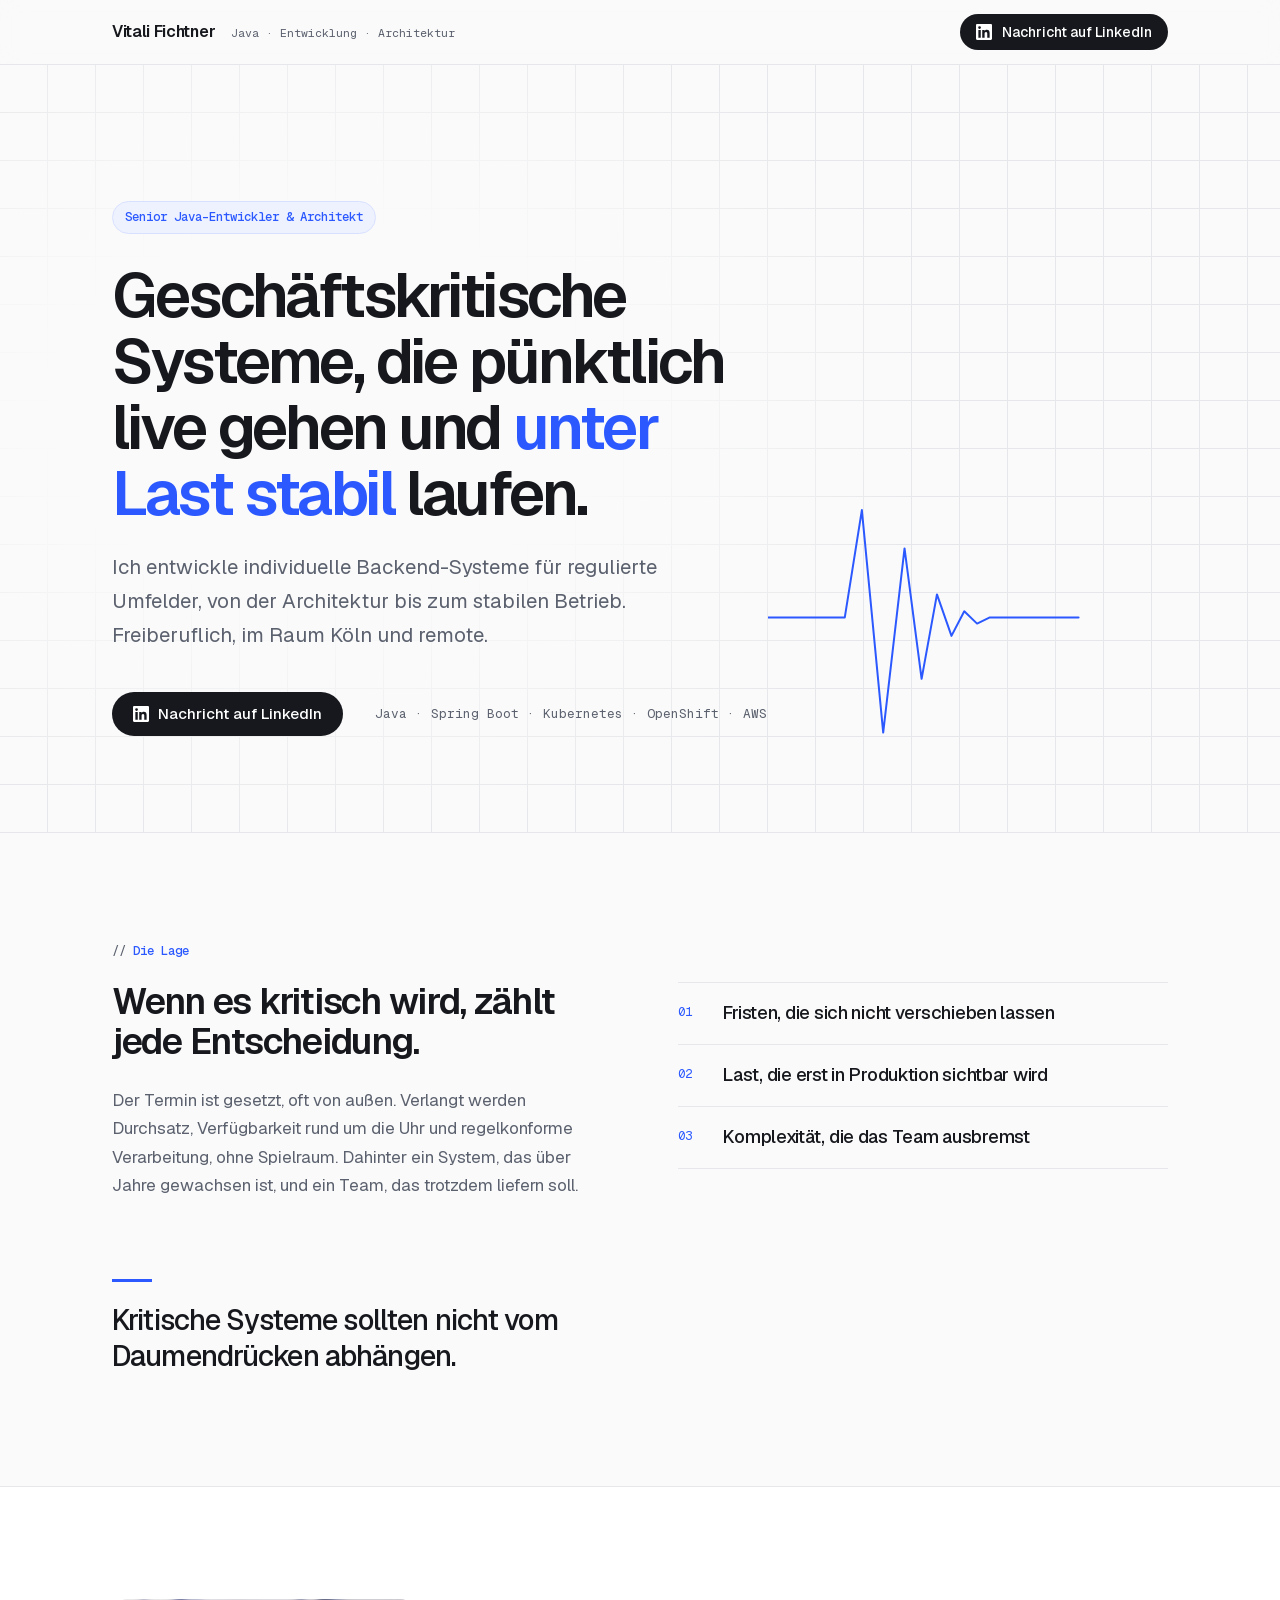
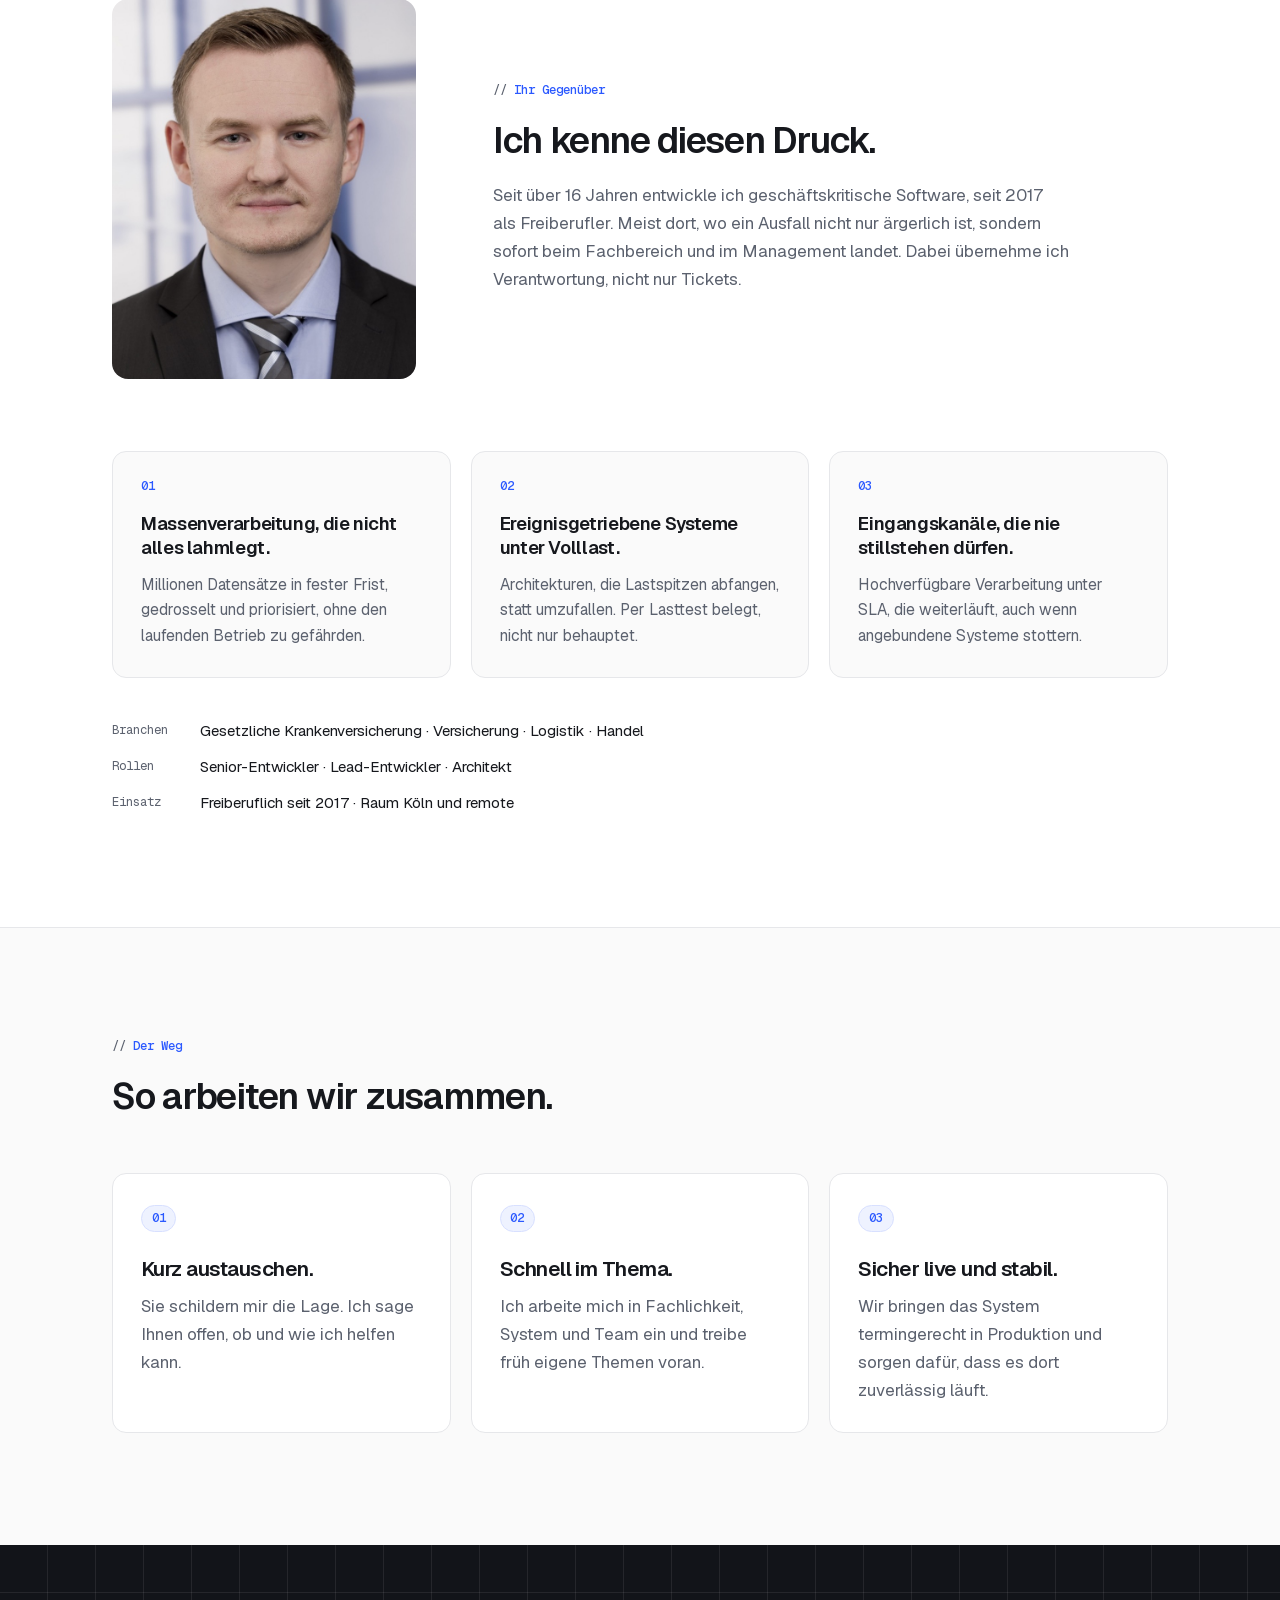
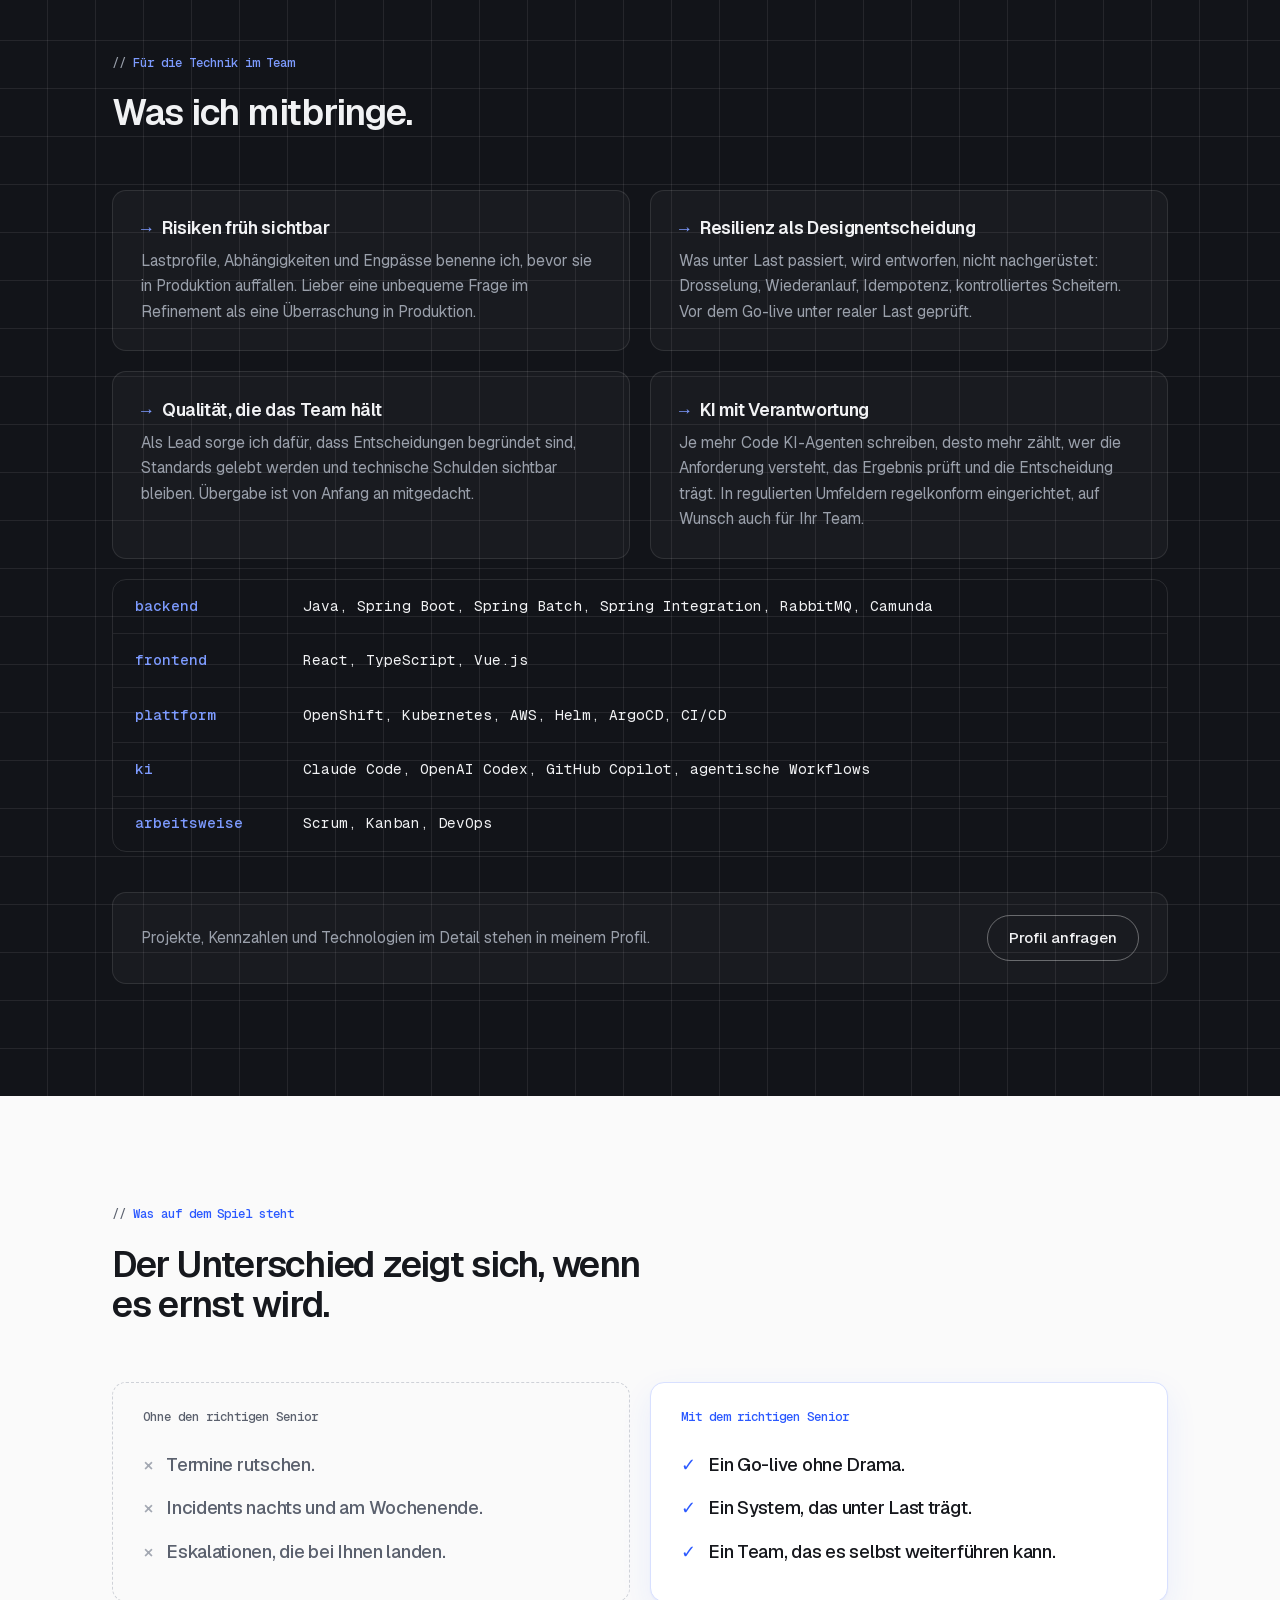
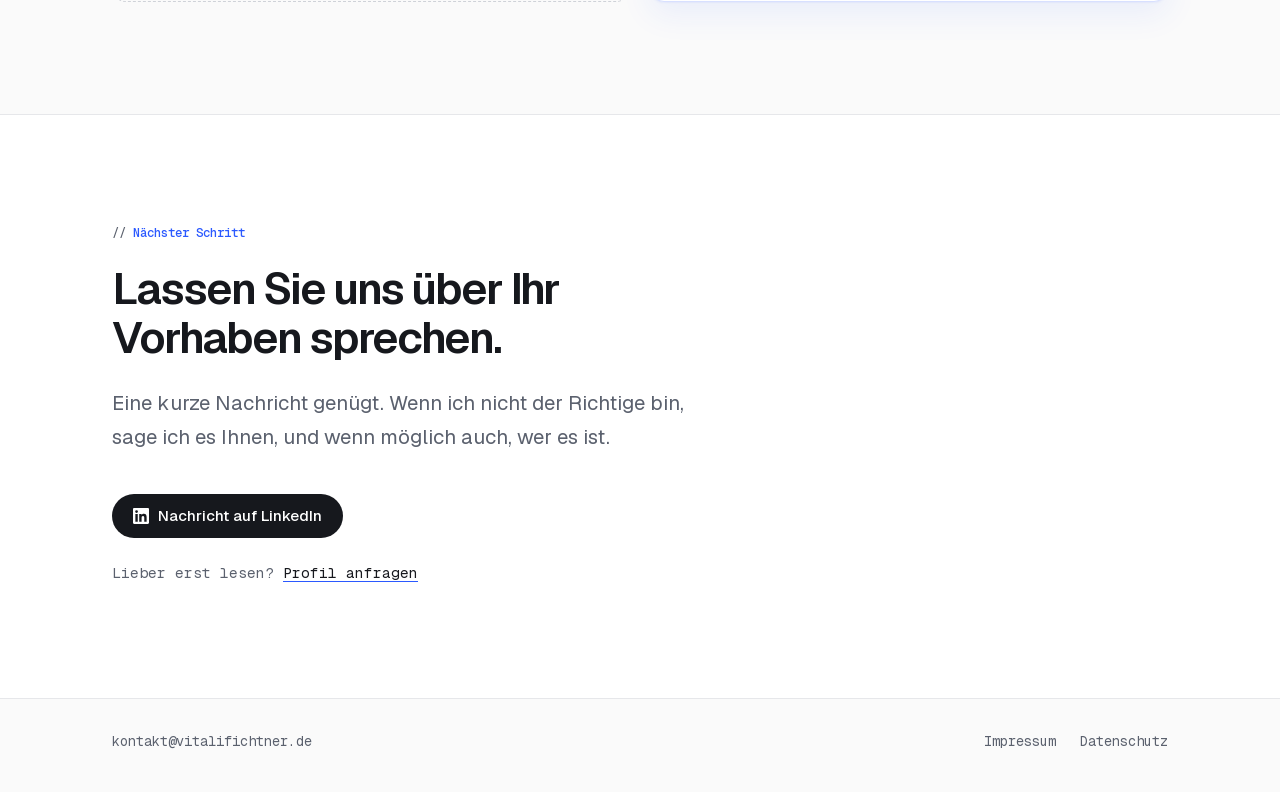
<file: index.html>
<!doctype html>
<html lang="de">
<head>
<meta charset="utf-8">
<meta name="viewport" content="width=device-width, initial-scale=1">
<title>Vitali Fichtner · Senior Java-Entwickler und Architekt</title>
<meta name="description" content="Geschäftskritische Systeme, die pünktlich live gehen und unter Last stabil laufen. Senior Java-Entwickler und Architekt für Backend-Systeme in regulierten Umfeldern, freiberuflich im Raum Köln und remote.">
<meta property="og:type" content="website">
<meta property="og:title" content="Vitali Fichtner · Senior Java-Entwickler und Architekt">
<meta property="og:description" content="Geschäftskritische Systeme, die pünktlich live gehen und unter Last stabil laufen.">
<meta property="og:url" content="https://vitalifichtner.de/">
<meta property="og:locale" content="de_DE">
<meta property="og:image" content="https://vitalifichtner.de/assets/og.png">
<meta property="og:image:width" content="1200">
<meta property="og:image:height" content="630">
<meta property="og:image:alt" content="Vitali Fichtner: Geschäftskritische Systeme, die pünktlich live gehen und unter Last stabil laufen.">
<meta name="twitter:card" content="summary_large_image">
<meta name="theme-color" content="#fafafa">
<link rel="canonical" href="https://vitalifichtner.de/">
<link rel="icon" href="assets/favicon.svg" type="image/svg+xml">
<link rel="preload" href="assets/fonts/geist.woff2" as="font" type="font/woff2" crossorigin>
<link rel="stylesheet" href="assets/styles.css">
</head>
<body>

<header class="top">
  <div class="wrap">
    <a class="brand" href="#"><span class="name">Vitali Fichtner</span><span class="role">Java · Entwicklung · Architektur</span>
    </a>
    <a class="btn small" href="https://www.linkedin.com/in/vitalifichtner" target="_blank" rel="noopener" aria-label="Nachricht auf LinkedIn">
      <svg viewBox="0 0 24 24" fill="currentColor" aria-hidden="true"><path d="M20.45 20.45h-3.56v-5.57c0-1.33-.02-3.04-1.85-3.04-1.85 0-2.14 1.45-2.14 2.94v5.67H9.35V9h3.41v1.56h.05c.48-.9 1.64-1.85 3.37-1.85 3.6 0 4.27 2.37 4.27 5.46v6.28zM5.34 7.43a2.06 2.06 0 1 1 0-4.13 2.06 2.06 0 0 1 0 4.13zM7.12 20.45H3.56V9h3.56v11.45zM22.22 0H1.77C.79 0 0 .77 0 1.73v20.54C0 23.23.79 24 1.77 24h20.45c.98 0 1.78-.77 1.78-1.73V1.73C24 .77 23.2 0 22.22 0z"/></svg>
      <span class="txt">Nachricht auf LinkedIn</span>
    </a>
  </div>
</header>

<main>

<section class="hero">
  <svg class="signal" viewBox="0 0 600 200" preserveAspectRatio="none" aria-hidden="true"><path pathLength="1" d="M0 100 H90 L110 30 L135 175 L160 55 L180 140 L198 85 L215 112 L230 96 L245 104 L260 100 H600" fill="none" stroke="currentColor" stroke-width="2" vector-effect="non-scaling-stroke" stroke-linecap="round" stroke-linejoin="round"/></svg>
  <div class="wrap">
    <p class="eyebrow rise">Senior Java-Entwickler &amp; Architekt</p>
    <h1 class="rise d1">Geschäftskritische Systeme, die pünktlich live gehen und <em>unter Last stabil</em> laufen.</h1>
    <p class="lead rise d2">Ich entwickle individuelle Backend-Systeme für regulierte Umfelder, von der Architektur bis zum stabilen Betrieb. Freiberuflich, im Raum Köln und remote.</p>
    <div class="actions rise d3">
      <a class="btn" href="https://www.linkedin.com/in/vitalifichtner" target="_blank" rel="noopener">
        <svg viewBox="0 0 24 24" fill="currentColor" aria-hidden="true"><path d="M20.45 20.45h-3.56v-5.57c0-1.33-.02-3.04-1.85-3.04-1.85 0-2.14 1.45-2.14 2.94v5.67H9.35V9h3.41v1.56h.05c.48-.9 1.64-1.85 3.37-1.85 3.6 0 4.27 2.37 4.27 5.46v6.28zM5.34 7.43a2.06 2.06 0 1 1 0-4.13 2.06 2.06 0 0 1 0 4.13zM7.12 20.45H3.56V9h3.56v11.45zM22.22 0H1.77C.79 0 0 .77 0 1.73v20.54C0 23.23.79 24 1.77 24h20.45c.98 0 1.78-.77 1.78-1.73V1.73C24 .77 23.2 0 22.22 0z"/></svg>
        Nachricht auf LinkedIn
      </a>
      <span class="stack-line">Java · Spring Boot · Kubernetes · OpenShift · AWS</span>
    </div>
  </div>
</section>

<section class="problem">
  <div class="wrap">
    <p class="label">Die Lage</p>
    <div class="grid">
      <div>
        <h2>Wenn es kritisch wird, zählt jede Entscheidung.</h2>
        <p>Der Termin ist gesetzt, oft von außen. Verlangt werden Durchsatz, Verfügbarkeit rund um die Uhr und regelkonforme Verarbeitung, ohne Spielraum. Dahinter ein System, das über Jahre gewachsen ist, und ein Team, das trotzdem liefern soll.</p>
      </div>
      <ol class="pains">
        <li>Fristen, die sich nicht verschieben lassen</li>
        <li>Last, die erst in Produktion sichtbar wird</li>
        <li>Komplexität, die das Team ausbremst</li>
      </ol>
    </div>
    <p class="thesis">Kritische Systeme sollten nicht vom Daumendrücken abhängen.</p>
  </div>
</section>

<section class="guide">
  <div class="wrap">
    <div class="intro">
      <img class="portrait" src="assets/portrait.jpg" width="800" height="1000" alt="Porträt Vitali Fichtner" loading="lazy">
      <div>
        <p class="label">Ihr Gegenüber</p>
        <h2>Ich kenne diesen Druck.</h2>
        <p>Seit über 16 Jahren entwickle ich geschäftskritische Software, seit 2017 als Freiberufler. Meist dort, wo ein Ausfall nicht nur ärgerlich ist, sondern sofort beim Fachbereich und im Management landet. Dabei übernehme ich Verantwortung, nicht nur Tickets.</p>
      </div>
    </div>

    <div class="patterns">
      <article>
        <span class="k">01</span>
        <h3>Massenverarbeitung, die nicht alles lahmlegt.</h3>
        <p>Millionen Datensätze in fester Frist, gedrosselt und priorisiert, ohne den laufenden Betrieb zu gefährden.</p>
      </article>
      <article>
        <span class="k">02</span>
        <h3>Ereignisgetriebene Systeme unter Volllast.</h3>
        <p>Architekturen, die Lastspitzen abfangen, statt umzufallen. Per Lasttest belegt, nicht nur behauptet.</p>
      </article>
      <article>
        <span class="k">03</span>
        <h3>Eingangskanäle, die nie stillstehen dürfen.</h3>
        <p>Hochverfügbare Verarbeitung unter SLA, die weiterläuft, auch wenn angebundene Systeme stottern.</p>
      </article>
    </div>

    <dl class="facts">
      <dt>Branchen</dt><dd>Gesetzliche Krankenversicherung · Versicherung · Logistik · Handel</dd>
      <dt>Rollen</dt><dd>Senior-Entwickler · Lead-Entwickler · Architekt</dd>
      <dt>Einsatz</dt><dd>Freiberuflich seit 2017 · Raum Köln und remote</dd>
    </dl>
  </div>
</section>

<section class="plan">
  <div class="wrap">
    <p class="label">Der Weg</p>
    <h2>So arbeiten wir zusammen.</h2>
    <ol class="steps">
      <li>
        <h3>Kurz austauschen.</h3>
        <p>Sie schildern mir die Lage. Ich sage Ihnen offen, ob und wie ich helfen kann.</p>
      </li>
      <li>
        <h3>Schnell im Thema.</h3>
        <p>Ich arbeite mich in Fachlichkeit, System und Team ein und treibe früh eigene Themen voran.</p>
      </li>
      <li>
        <h3>Sicher live und stabil.</h3>
        <p>Wir bringen das System termingerecht in Produktion und sorgen dafür, dass es dort zuverlässig läuft.</p>
      </li>
    </ol>
  </div>
</section>

<section class="tech">
  <div class="wrap">
    <p class="label">Für die Technik im Team</p>
    <h2>Was ich mitbringe.</h2>

    <div class="capabilities">
      <div>
        <h3>Risiken früh sichtbar</h3>
        <p>Lastprofile, Abhängigkeiten und Engpässe benenne ich, bevor sie in Produktion auffallen. Lieber eine unbequeme Frage im Refinement als eine Überraschung in Produktion.</p>
      </div>
      <div>
        <h3>Resilienz als Designentscheidung</h3>
        <p>Was unter Last passiert, wird entworfen, nicht nachgerüstet: Drosselung, Wiederanlauf, Idempotenz, kontrolliertes Scheitern. Vor dem Go-live unter realer Last geprüft.</p>
      </div>
      <div>
        <h3>Qualität, die das Team hält</h3>
        <p>Als Lead sorge ich dafür, dass Entscheidungen begründet sind, Standards gelebt werden und technische Schulden sichtbar bleiben. Übergabe ist von Anfang an mitgedacht.</p>
      </div>
      <div>
        <h3>KI mit Verantwortung</h3>
        <p>Je mehr Code KI-Agenten schreiben, desto mehr zählt, wer die Anforderung versteht, das Ergebnis prüft und die Entscheidung trägt. In regulierten Umfeldern regelkonform eingerichtet, auf Wunsch auch für Ihr Team.</p>
      </div>
    </div>

    <dl class="stack">
      <div><dt>backend</dt><dd>Java, Spring Boot, Spring Batch, Spring Integration, RabbitMQ, Camunda</dd></div>
      <div><dt>frontend</dt><dd>React, TypeScript, Vue.js</dd></div>
      <div><dt>plattform</dt><dd>OpenShift, Kubernetes, AWS, Helm, ArgoCD, CI/CD</dd></div>
      <div><dt>ki</dt><dd>Claude Code, OpenAI Codex, GitHub Copilot, agentische Workflows</dd></div>
      <div><dt>arbeitsweise</dt><dd>Scrum, Kanban, DevOps</dd></div>
    </dl>

    <div class="profile">
      <p>Projekte, Kennzahlen und Technologien im Detail stehen in meinem Profil.</p>
      <a class="btn ghost" href="mailto:kontakt@vitalifichtner.de?subject=Profil%20anfragen">Profil anfragen</a>
    </div>
  </div>
</section>

<section class="stakes">
  <div class="wrap">
    <p class="label">Was auf dem Spiel steht</p>
    <h2>Der Unterschied zeigt sich, wenn es ernst wird.</h2>
    <div class="cols">
      <div class="col without">
        <h3>Ohne den richtigen Senior</h3>
        <ul>
          <li>Termine rutschen.</li>
          <li>Incidents nachts und am Wochenende.</li>
          <li>Eskalationen, die bei Ihnen landen.</li>
        </ul>
      </div>
      <div class="col with">
        <h3>Mit dem richtigen Senior</h3>
        <ul>
          <li>Ein Go-live ohne Drama.</li>
          <li>Ein System, das unter Last trägt.</li>
          <li>Ein Team, das es selbst weiterführen kann.</li>
        </ul>
      </div>
    </div>
  </div>
</section>

<section class="closing">
  <div class="wrap">
    <p class="label">Nächster Schritt</p>
    <h2>Lassen Sie uns über Ihr Vorhaben sprechen.</h2>
    <p class="lead">Eine kurze Nachricht genügt. Wenn ich nicht der Richtige bin, sage ich es Ihnen, und wenn möglich auch, wer es ist.</p>
    <a class="btn" href="https://www.linkedin.com/in/vitalifichtner" target="_blank" rel="noopener">
      <svg viewBox="0 0 24 24" fill="currentColor" aria-hidden="true"><path d="M20.45 20.45h-3.56v-5.57c0-1.33-.02-3.04-1.85-3.04-1.85 0-2.14 1.45-2.14 2.94v5.67H9.35V9h3.41v1.56h.05c.48-.9 1.64-1.85 3.37-1.85 3.6 0 4.27 2.37 4.27 5.46v6.28zM5.34 7.43a2.06 2.06 0 1 1 0-4.13 2.06 2.06 0 0 1 0 4.13zM7.12 20.45H3.56V9h3.56v11.45zM22.22 0H1.77C.79 0 0 .77 0 1.73v20.54C0 23.23.79 24 1.77 24h20.45c.98 0 1.78-.77 1.78-1.73V1.73C24 .77 23.2 0 22.22 0z"/></svg>
      Nachricht auf LinkedIn
    </a>
    <p class="alt">Lieber erst lesen? <a href="mailto:kontakt@vitalifichtner.de?subject=Profil%20anfragen">Profil anfragen</a></p>
  </div>
</section>

</main>

<footer>
  <div class="wrap">
    <a href="mailto:kontakt@vitalifichtner.de">kontakt@vitalifichtner.de</a>
    <nav><a href="impressum.html">Impressum</a><a href="datenschutz.html">Datenschutz</a></nav>
  </div>
</footer>

</body>
</html>
</file>
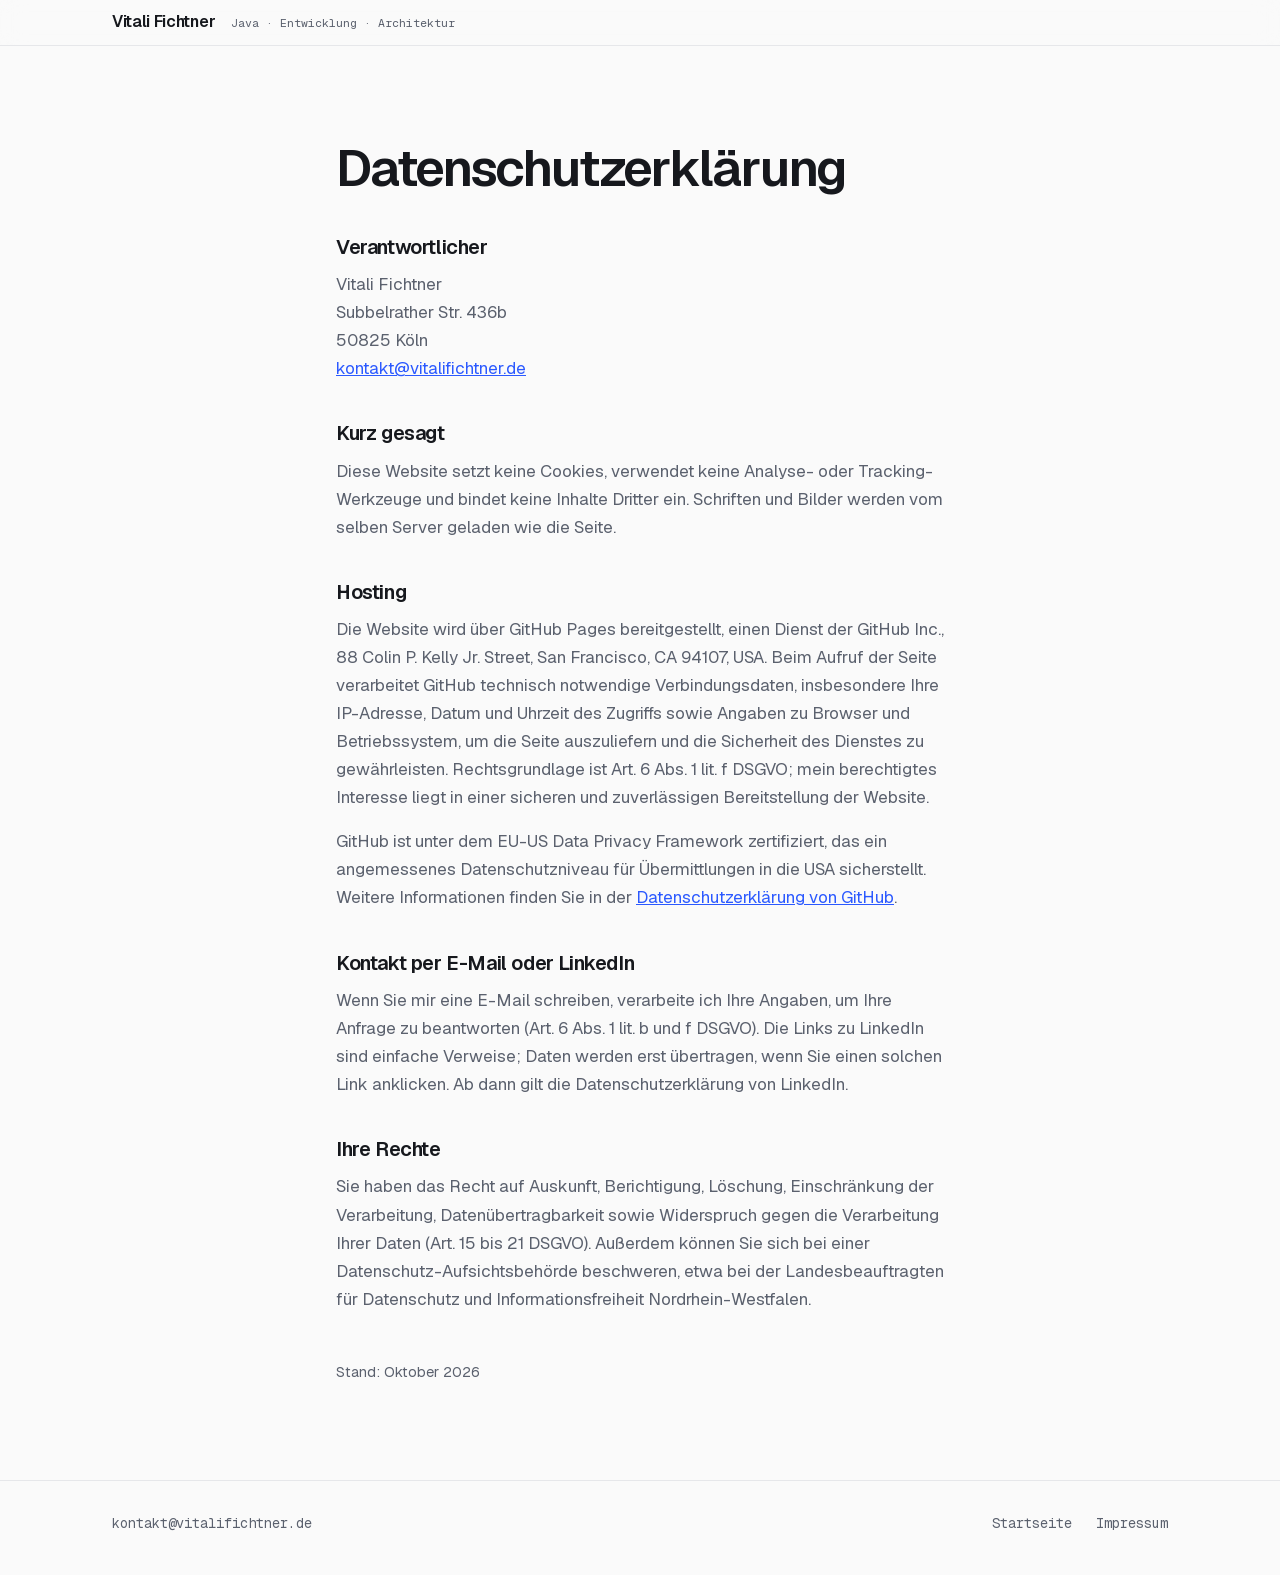
<file: datenschutz.html>
<!doctype html>
<html lang="de">
<head>
<meta charset="utf-8">
<meta name="viewport" content="width=device-width, initial-scale=1">
<title>Datenschutz · Vitali Fichtner</title>
<meta name="robots" content="noindex">
<link rel="icon" href="assets/favicon.svg" type="image/svg+xml">
<link rel="stylesheet" href="assets/styles.css">
</head>
<body>
<header class="top">
  <div class="wrap">
    <a class="brand" href="./"><span class="name">Vitali Fichtner</span><span class="role">Java · Entwicklung · Architektur</span></a>
  </div>
</header>
<main class="legal">
  <div class="wrap">
    <h1>Datenschutz­erklärung</h1>

    <h2>Verantwortlicher</h2>
    <address>
      Vitali Fichtner<br>
      Subbelrather Str. 436b<br>
      50825 Köln<br>
      <a href="mailto:kontakt@vitalifichtner.de">kontakt@vitalifichtner.de</a>
    </address>

    <h2>Kurz gesagt</h2>
    <p>Diese Website setzt keine Cookies, verwendet keine Analyse- oder Tracking-Werkzeuge und bindet keine Inhalte Dritter ein. Schriften und Bilder werden vom selben Server geladen wie die Seite.</p>

    <h2>Hosting</h2>
    <p>Die Website wird über GitHub Pages bereitgestellt, einen Dienst der GitHub Inc., 88 Colin P. Kelly Jr. Street, San Francisco, CA 94107, USA. Beim Aufruf der Seite verarbeitet GitHub technisch notwendige Verbindungsdaten, insbesondere Ihre IP-Adresse, Datum und Uhrzeit des Zugriffs sowie Angaben zu Browser und Betriebssystem, um die Seite auszuliefern und die Sicherheit des Dienstes zu gewährleisten. Rechtsgrundlage ist Art. 6 Abs. 1 lit. f DSGVO; mein berechtigtes Interesse liegt in einer sicheren und zuverlässigen Bereitstellung der Website.</p>
    <p>GitHub ist unter dem EU-US Data Privacy Framework zertifiziert, das ein angemessenes Datenschutzniveau für Übermittlungen in die USA sicherstellt. Weitere Informationen finden Sie in der <a href="https://docs.github.com/de/site-policy/privacy-policies/github-general-privacy-statement" rel="noopener">Datenschutzerklärung von GitHub</a>.</p>

    <h2>Kontakt per E-Mail oder LinkedIn</h2>
    <p>Wenn Sie mir eine E-Mail schreiben, verarbeite ich Ihre Angaben, um Ihre Anfrage zu beantworten (Art. 6 Abs. 1 lit. b und f DSGVO). Die Links zu LinkedIn sind einfache Verweise; Daten werden erst übertragen, wenn Sie einen solchen Link anklicken. Ab dann gilt die Datenschutzerklärung von LinkedIn.</p>

    <h2>Ihre Rechte</h2>
    <p>Sie haben das Recht auf Auskunft, Berichtigung, Löschung, Einschränkung der Verarbeitung, Datenübertragbarkeit sowie Widerspruch gegen die Verarbeitung Ihrer Daten (Art. 15 bis 21 DSGVO). Außerdem können Sie sich bei einer Datenschutz-Aufsichtsbehörde beschweren, etwa bei der Landesbeauftragten für Datenschutz und Informationsfreiheit Nordrhein-Westfalen.</p>

    <p style="margin-top:3rem;font-size:.9rem">Stand: Oktober 2026</p>
  </div>
</main>
<footer>
  <div class="wrap">
    <a href="mailto:kontakt@vitalifichtner.de">kontakt@vitalifichtner.de</a>
    <nav><a href="./">Startseite</a><a href="impressum.html">Impressum</a></nav>
  </div>
</footer>
</body>
</html>
</file>
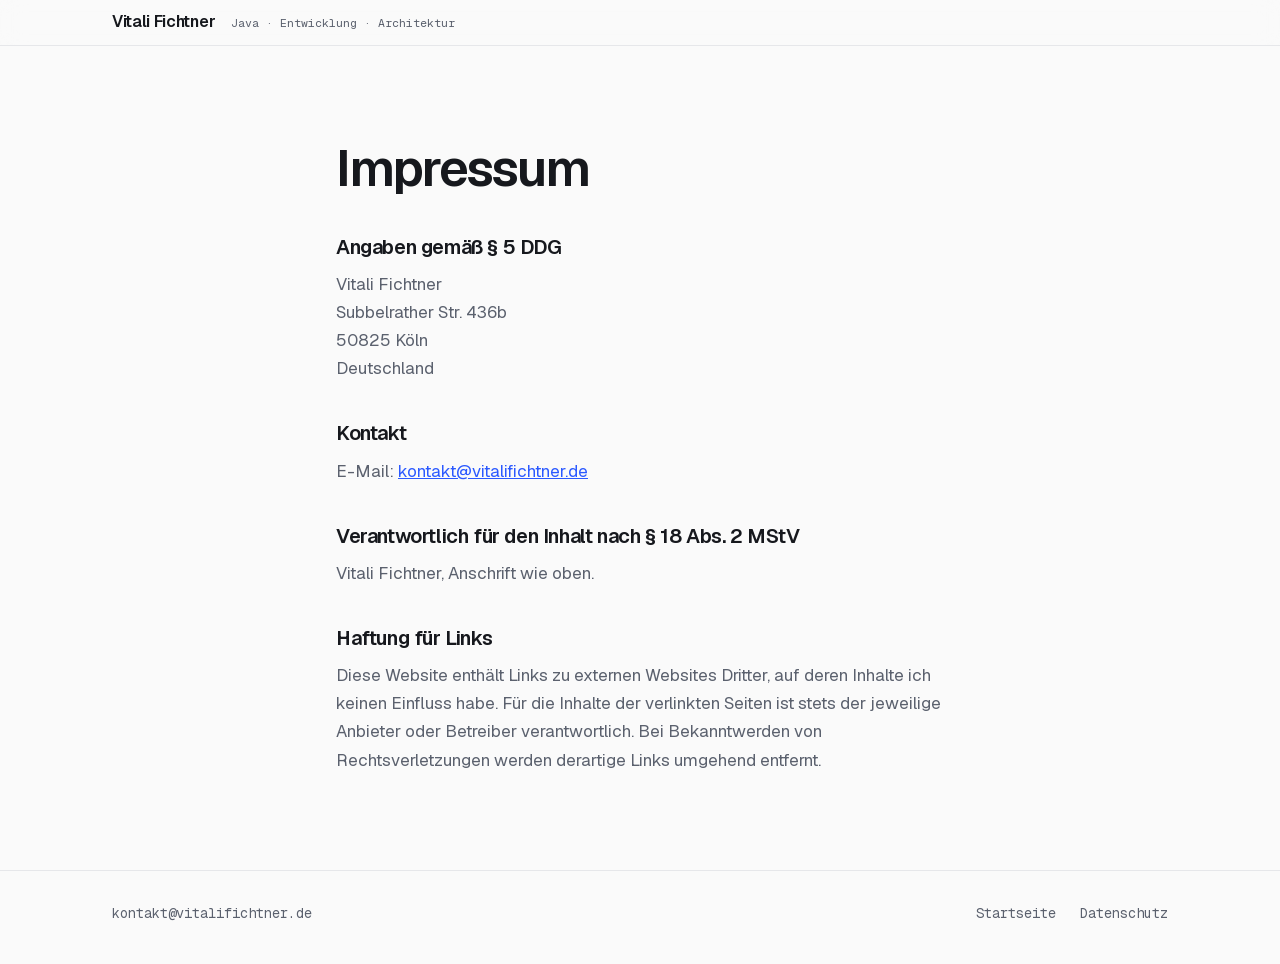
<file: impressum.html>
<!doctype html>
<html lang="de">
<head>
<meta charset="utf-8">
<meta name="viewport" content="width=device-width, initial-scale=1">
<title>Impressum · Vitali Fichtner</title>
<meta name="robots" content="noindex">
<link rel="icon" href="assets/favicon.svg" type="image/svg+xml">
<link rel="stylesheet" href="assets/styles.css">
</head>
<body>
<header class="top">
  <div class="wrap">
    <a class="brand" href="./"><span class="name">Vitali Fichtner</span><span class="role">Java · Entwicklung · Architektur</span></a>
  </div>
</header>
<main class="legal">
  <div class="wrap">
    <h1>Impressum</h1>

    <h2>Angaben gemäß § 5 DDG</h2>
    <address>
      Vitali Fichtner<br>
      Subbelrather Str. 436b<br>
      50825 Köln<br>
      Deutschland
    </address>

    <h2>Kontakt</h2>
    <p>E-Mail: <a href="mailto:kontakt@vitalifichtner.de">kontakt@vitalifichtner.de</a></p>

    <h2>Verantwortlich für den Inhalt nach § 18 Abs. 2 MStV</h2>
    <p>Vitali Fichtner, Anschrift wie oben.</p>

    <h2>Haftung für Links</h2>
    <p>Diese Website enthält Links zu externen Websites Dritter, auf deren Inhalte ich keinen Einfluss habe. Für die Inhalte der verlinkten Seiten ist stets der jeweilige Anbieter oder Betreiber verantwortlich. Bei Bekanntwerden von Rechtsverletzungen werden derartige Links umgehend entfernt.</p>
  </div>
</main>
<footer>
  <div class="wrap">
    <a href="mailto:kontakt@vitalifichtner.de">kontakt@vitalifichtner.de</a>
    <nav><a href="./">Startseite</a><a href="datenschutz.html">Datenschutz</a></nav>
  </div>
</footer>
</body>
</html>
</file>
<file: assets/styles.css>
/* vitalifichtner.de · Stil V2 „Anthrazit Präzision": Geist, Anthrazit, Signalblau */
@font-face { font-family: "Geist"; src: url("fonts/geist.woff2") format("woff2"); font-weight: 300 700; font-display: swap; }
@font-face { font-family: "Geist Mono"; src: url("fonts/geist-mono.woff2") format("woff2"); font-weight: 400 500; font-display: swap; }

:root {
  --bg: #fafafa;
  --surface: #ffffff;
  --ink: #16181d;
  --soft: #5b616e;
  --line: #e6e7ea;
  --accent: #2b59ff;
  --accent-tint: #eef2ff;
  --accent-edge: #d8e0ff;
  --night: #121419;
  --night-line: rgba(255,255,255,.08);
  --night-ink: #f1f2f4;
  --night-soft: #9aa0ab;
  --night-accent: #7d9bff;
  --sans: "Geist", system-ui, -apple-system, "Segoe UI", sans-serif;
  --mono: "Geist Mono", ui-monospace, Menlo, monospace;
  --wrap: 72rem;
}

* { box-sizing: border-box; }
html { -webkit-text-size-adjust: 100%; scroll-behavior: smooth; }
body {
  margin: 0; background: var(--bg); color: var(--ink);
  font: 400 1.0625rem/1.65 var(--sans);
  -webkit-font-smoothing: antialiased; text-rendering: optimizeLegibility;
}
img { max-width: 100%; display: block; }
a { color: inherit; }
h1, h2, h3, p { margin: 0; }
::selection { background: var(--accent); color: #fff; }
.wrap { max-width: var(--wrap); margin: 0 auto; padding-inline: clamp(1.25rem, 4vw, 3rem); }

/* Kopfzeile */
.top { position: sticky; top: 0; z-index: 10; background: rgba(250,250,250,.85); backdrop-filter: blur(12px); -webkit-backdrop-filter: blur(12px); border-bottom: 1px solid var(--line); }
.top .wrap { display: flex; align-items: center; justify-content: space-between; gap: 1rem; padding-block: .9rem; }
.brand { display: flex; align-items: baseline; gap: .65rem; text-decoration: none; color: var(--ink); }
.brand .name { font: 600 1rem/1 var(--sans); letter-spacing: -.02em; }
.brand .role { font: 400 .72rem/1 var(--mono); color: var(--soft); margin-left: .35rem; }
@media (max-width: 36rem) { .brand .role { display: none; } }

.btn {
  display: inline-flex; align-items: center; gap: .6rem; white-space: nowrap; text-decoration: none;
  background: var(--ink); color: #fff; font: 500 .95rem/1 var(--sans);
  padding: .9rem 1.3rem; border-radius: 999px; transition: background .2s, transform .2s;
}
.btn:hover { background: var(--accent); }
.btn:focus-visible { outline: 2px solid var(--accent); outline-offset: 3px; }
.btn svg { width: 1rem; height: 1rem; flex: none; }
.btn.small { padding: .6rem 1rem; font-size: .875rem; }
@media (max-width: 26rem) { .top .btn.small { padding: .6rem .8rem; } .top .btn.small .txt { display: none; } }

/* Abschnitte allgemein */
section { padding-block: clamp(4.5rem, 9vw, 7rem); }
.label { font: 500 .78rem/1 var(--mono); color: var(--accent); margin-bottom: 1.5rem; }
.label::before { content: "// "; color: var(--soft); }
h2 { font: 600 clamp(1.75rem, 3.2vw, 2.25rem)/1.12 var(--sans); letter-spacing: -.035em; max-width: 22ch; }
.lead { font-size: clamp(1.1rem, 1.6vw, 1.3rem); color: var(--soft); max-width: 38rem; }

/* Hero */
.hero {
  position: relative; overflow: hidden;
  padding-block: clamp(5rem, 11vw, 8.5rem) clamp(4rem, 8vw, 6rem);
  background-image: linear-gradient(var(--line) 1px, transparent 1px), linear-gradient(90deg, var(--line) 1px, transparent 1px);
  background-size: 3rem 3rem; background-position: -1px -1px;
  border-bottom: 1px solid var(--line);
}
.hero::after { content: ""; position: absolute; inset: 0; background: radial-gradient(ellipse 60% 70% at 25% 45%, var(--bg) 35%, transparent 80%); pointer-events: none; }
.hero .wrap { position: relative; z-index: 2; }
.hero .signal { position: absolute; z-index: 1; right: 0; top: 52%; width: 40%; height: 40%; color: var(--accent); pointer-events: none; }
.eyebrow { display: inline-block; font: 500 .78rem/1.3 var(--mono); color: var(--accent); background: var(--accent-tint); border: 1px solid var(--accent-edge); padding: .45rem .75rem; border-radius: 999px; margin-bottom: 1.75rem; }
.hero h1 { font: 600 clamp(2.3rem, 5.2vw, 3.9rem)/1.06 var(--sans); letter-spacing: -.045em; max-width: 15ch; }
.hero h1 em { font-style: normal; color: var(--accent); }
.hero .lead { margin: 1.5rem 0 2.5rem; }
.actions { display: flex; flex-wrap: wrap; align-items: center; gap: 1.25rem 2rem; }
.stack-line { font: 400 .8rem/1.4 var(--mono); color: var(--soft); }
@media (max-width: 48rem) {
  .hero { padding-bottom: 7.5rem; }
  .hero .signal { width: 100%; top: auto; bottom: 1.25rem; height: 4.5rem; opacity: .55; }
}

/* Problem */
.problem .grid { display: grid; grid-template-columns: 1fr 1fr; gap: clamp(2rem, 6vw, 6rem); align-items: start; }
.problem .grid p { margin-top: 1.5rem; color: var(--soft); }
.pains { list-style: none; margin: 0; padding: 0; counter-reset: p; }
.pains li { display: grid; grid-template-columns: 2.75rem 1fr; padding: 1.1rem 0; border-bottom: 1px solid var(--line); font: 500 1.15rem/1.4 var(--sans); letter-spacing: -.015em; }
.pains li:first-child { border-top: 1px solid var(--line); }
.pains li::before { counter-increment: p; content: counter(p, decimal-leading-zero); font: 400 .78rem/2 var(--mono); color: var(--accent); }
.thesis { margin-top: clamp(3rem, 7vw, 5rem); max-width: 30ch; font: 500 clamp(1.35rem, 2.4vw, 1.8rem)/1.25 var(--sans); letter-spacing: -.03em; }
.thesis::before { content: ""; display: block; width: 2.5rem; height: 3px; background: var(--accent); margin-bottom: 1.25rem; }

/* Guide */
.guide { background: var(--surface); border-block: 1px solid var(--line); }
.guide .intro { display: grid; grid-template-columns: minmax(12rem, 19rem) 1fr; gap: clamp(2rem, 6vw, 5rem); align-items: center; }
.guide .intro p:not(.label) { margin-top: 1.25rem; color: var(--soft); max-width: 36rem; }
.portrait { width: 100%; height: auto; aspect-ratio: 4 / 5; object-fit: cover; border-radius: 16px; filter: grayscale(.15); }
.patterns { display: grid; grid-template-columns: repeat(3, 1fr); gap: 1.25rem; margin-top: clamp(3rem, 7vw, 4.5rem); }
.patterns article { background: var(--bg); border: 1px solid var(--line); border-radius: 14px; padding: 1.75rem; }
.patterns .k { display: block; margin-bottom: 1.25rem; font: 500 .78rem/1 var(--mono); color: var(--accent); }
.patterns h3 { margin-bottom: .75rem; font: 600 1.15rem/1.3 var(--sans); letter-spacing: -.02em; }
.patterns p { color: var(--soft); font-size: .97rem; }
.facts { margin: 2.5rem 0 0; display: grid; grid-template-columns: auto 1fr; gap: .7rem 2rem; font-size: .95rem; }
.facts dt { font: 400 .78rem/1.9 var(--mono); color: var(--soft); }
.facts dd { margin: 0; }
@media (max-width: 52rem) {
  .problem .grid, .guide .intro { grid-template-columns: 1fr; }
  .patterns { grid-template-columns: 1fr; }
  .portrait { max-width: 16rem; }
}
@media (max-width: 30rem) { .facts { grid-template-columns: 1fr; gap: .1rem; } .facts dd { margin-bottom: .8rem; } }

/* Plan */
.steps { list-style: none; padding: 0; margin: clamp(2.5rem, 6vw, 3.5rem) 0 0; display: grid; grid-template-columns: repeat(3, 1fr); gap: 1.25rem; counter-reset: s; }
.steps li { position: relative; padding: 1.75rem; border: 1px solid var(--line); border-radius: 14px; background: var(--surface); }
.steps li::before { counter-increment: s; content: "0" counter(s); display: inline-block; font: 500 .78rem/1 var(--mono); color: var(--accent); background: var(--accent-tint); border: 1px solid var(--accent-edge); padding: .4rem .6rem; border-radius: 999px; margin-bottom: 1.5rem; }
.steps h3 { font: 600 1.3rem/1.25 var(--sans); letter-spacing: -.025em; margin-bottom: .6rem; }
.steps p { color: var(--soft); }
@media (max-width: 48rem) { .steps { grid-template-columns: 1fr; } }

/* Kompetenz: dunkler Block */
.tech {
  background-color: var(--night); color: var(--night-ink);
  background-image: linear-gradient(var(--night-line) 1px, transparent 1px), linear-gradient(90deg, var(--night-line) 1px, transparent 1px);
  background-size: 3rem 3rem; background-position: -1px -1px;
}
.tech .label { color: var(--night-accent); }
.tech .label::before { color: var(--night-soft); }
.tech .profile { margin-top: 2.5rem; display: flex; flex-wrap: wrap; align-items: center; justify-content: space-between; gap: 1rem 2rem; padding: 1.4rem 1.75rem; border: 1px solid rgba(255,255,255,.1); border-radius: 14px; background: rgba(255,255,255,.03); }
.tech .profile p { color: var(--night-soft); font-size: .97rem; max-width: 34rem; }
.btn.ghost { background: transparent; color: var(--night-ink); border: 1px solid rgba(255,255,255,.35); }
.btn.ghost:hover { background: var(--night-ink); color: var(--night); border-color: var(--night-ink); }
.btn.ghost:focus-visible { outline-color: var(--night-accent); }
.capabilities { display: grid; grid-template-columns: repeat(2, 1fr); gap: 1.25rem; margin-top: clamp(2.5rem, 6vw, 3.5rem); }
.capabilities div { background: rgba(255,255,255,.03); border: 1px solid rgba(255,255,255,.1); border-radius: 14px; padding: 1.6rem 1.75rem; }
.capabilities h3 { font: 600 1.1rem/1.35 var(--sans); letter-spacing: -.02em; margin-bottom: .5rem; }
.capabilities h3::before { content: "→ "; color: var(--night-accent); font-family: var(--mono); }
.capabilities p { color: var(--night-soft); font-size: .97rem; }
.stack { margin: 1.25rem 0 0; border: 1px solid rgba(255,255,255,.1); border-radius: 14px; overflow: hidden; font: 400 .9rem/1.6 var(--mono); }
.stack div { display: grid; grid-template-columns: 9.5rem 1fr; gap: 1rem; padding: .95rem 1.4rem; }
.stack div + div { border-top: 1px solid rgba(255,255,255,.08); }
.stack dt { color: var(--night-accent); font-weight: 500; }
.stack dd { margin: 0; }
@media (max-width: 48rem) { .capabilities { grid-template-columns: 1fr; } }
@media (max-width: 30rem) { .stack div { grid-template-columns: 1fr; gap: .2rem; } }

/* Was auf dem Spiel steht */
.stakes .cols { display: grid; grid-template-columns: 1fr 1fr; gap: 1.25rem; margin-top: clamp(2.5rem, 6vw, 3.5rem); }
.stakes .col { border-radius: 14px; padding: 1.75rem 1.9rem; }
.stakes .without { border: 1px dashed #cfd2d8; }
.stakes .with { background: var(--surface); border: 1px solid var(--accent-edge); box-shadow: 0 1px 2px rgba(43,89,255,.06), 0 12px 32px rgba(43,89,255,.08); }
.stakes h3 { font: 500 .78rem/1 var(--mono); margin-bottom: 1.25rem; }
.stakes .without h3 { color: var(--soft); }
.stakes .with h3 { color: var(--accent); }
.stakes ul { list-style: none; margin: 0; padding: 0; }
.stakes li { display: flex; gap: .75rem; padding: .55rem 0; font: 500 1.15rem/1.4 var(--sans); letter-spacing: -.015em; }
.stakes .without li { color: var(--soft); }
.stakes .without li::before { content: "×"; font-family: var(--mono); color: #a3a8b2; }
.stakes .with li::before { content: "✓"; font-family: var(--mono); color: var(--accent); }
@media (max-width: 40rem) { .stakes .cols { grid-template-columns: 1fr; } }

/* Schluss */
.closing { border-top: 1px solid var(--line); background: var(--surface); }
.closing h2 { font-size: clamp(1.9rem, 3.8vw, 2.75rem); max-width: 18ch; letter-spacing: -.045em; }
.closing .lead { margin: 1.5rem 0 2.5rem; }
.closing .alt { margin-top: 1.5rem; font: 400 .9rem/1.6 var(--mono); color: var(--soft); }
.closing .alt a { color: var(--ink); text-decoration: underline; text-decoration-color: var(--accent); text-underline-offset: .2em; }
.closing .alt a:hover { color: var(--accent); }

/* Footer */
footer { border-top: 1px solid var(--line); padding-block: 2rem 2.5rem; font: 400 .85rem/1.6 var(--mono); color: var(--soft); }
footer .wrap { display: flex; flex-wrap: wrap; justify-content: space-between; gap: 1rem; }
footer nav { display: flex; gap: 1.5rem; flex-wrap: wrap; }
footer a { text-decoration: none; }
footer a:hover { color: var(--accent); }

/* Rechtstexte */
.legal { padding-block: clamp(3rem, 8vw, 6rem); }
.legal .wrap { max-width: 44rem; }
.legal h1 { font: 600 clamp(2.2rem, 5vw, 3.2rem)/1.05 var(--sans); letter-spacing: -.04em; margin-bottom: 2.5rem; }
.legal h2 { font-size: 1.25rem; letter-spacing: -.02em; max-width: none; margin: 2.5rem 0 .75rem; }
.legal p, .legal address { color: var(--soft); }
.legal p + p { margin-top: 1rem; }
.legal address { font-style: normal; }
.legal a { color: var(--accent); }

/* Einstieg */
@media (prefers-reduced-motion: no-preference) {
  .rise { opacity: 0; transform: translateY(12px); animation: rise .8s cubic-bezier(.2,.7,.2,1) forwards; }
  .rise.d1 { animation-delay: .08s; } .rise.d2 { animation-delay: .2s; } .rise.d3 { animation-delay: .32s; }
  .signal path { stroke-dasharray: 1; stroke-dashoffset: 1; animation: draw 2.2s .4s cubic-bezier(.4,0,.2,1) forwards; }
  @keyframes rise { to { opacity: 1; transform: none; } }
  @keyframes draw { to { stroke-dashoffset: 0; } }
}
</file>
